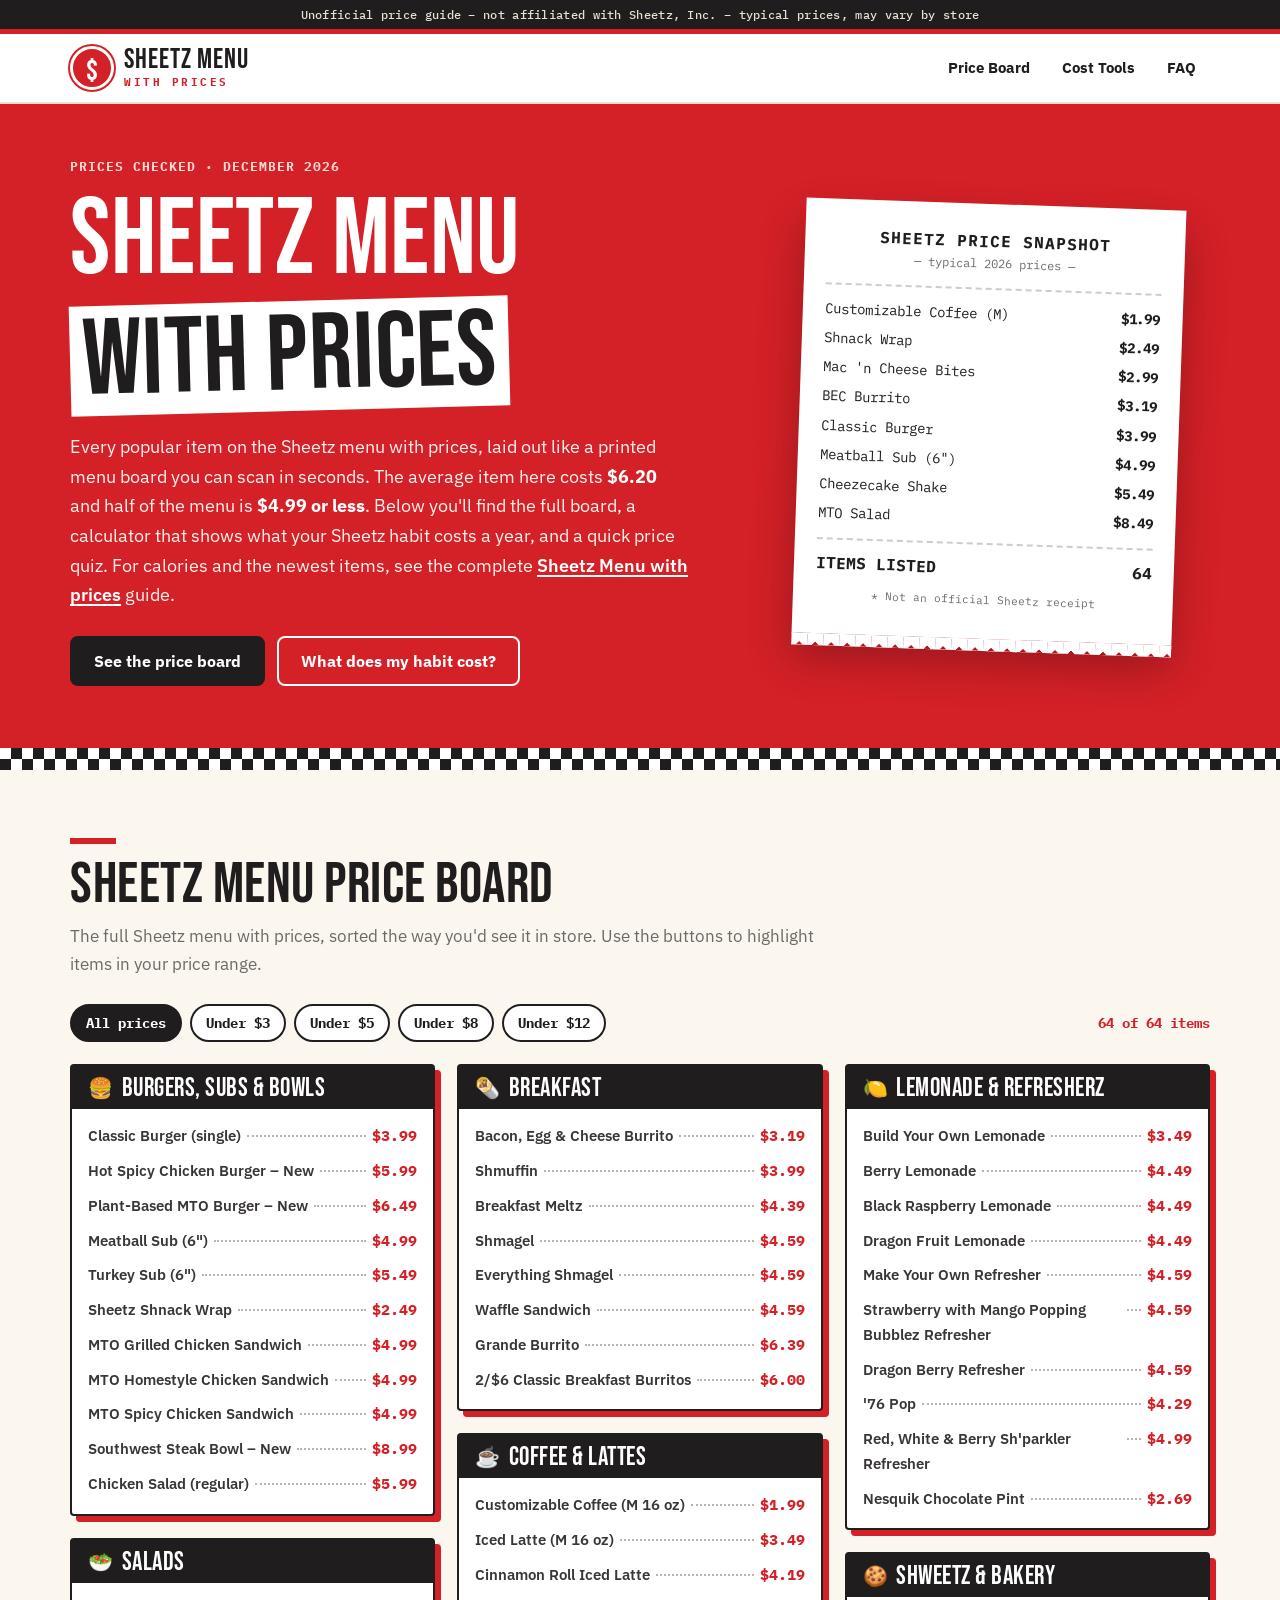
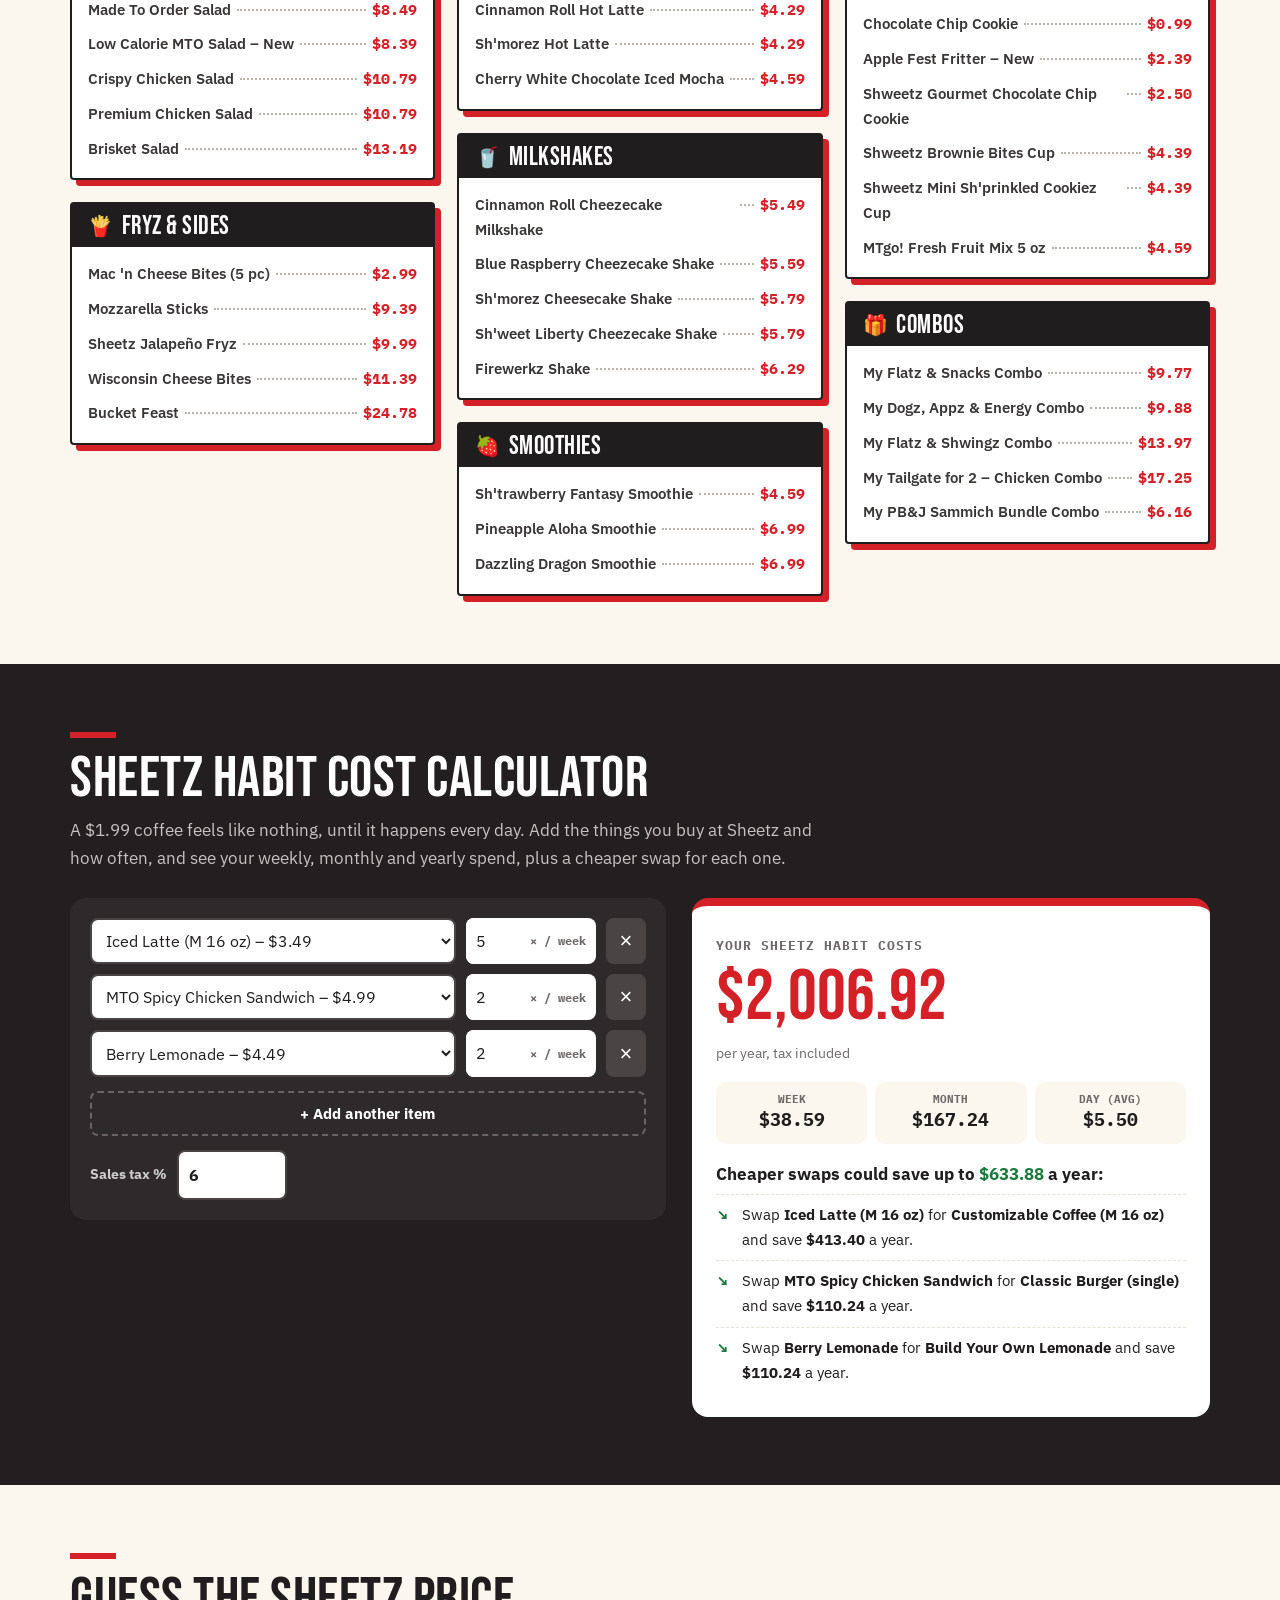
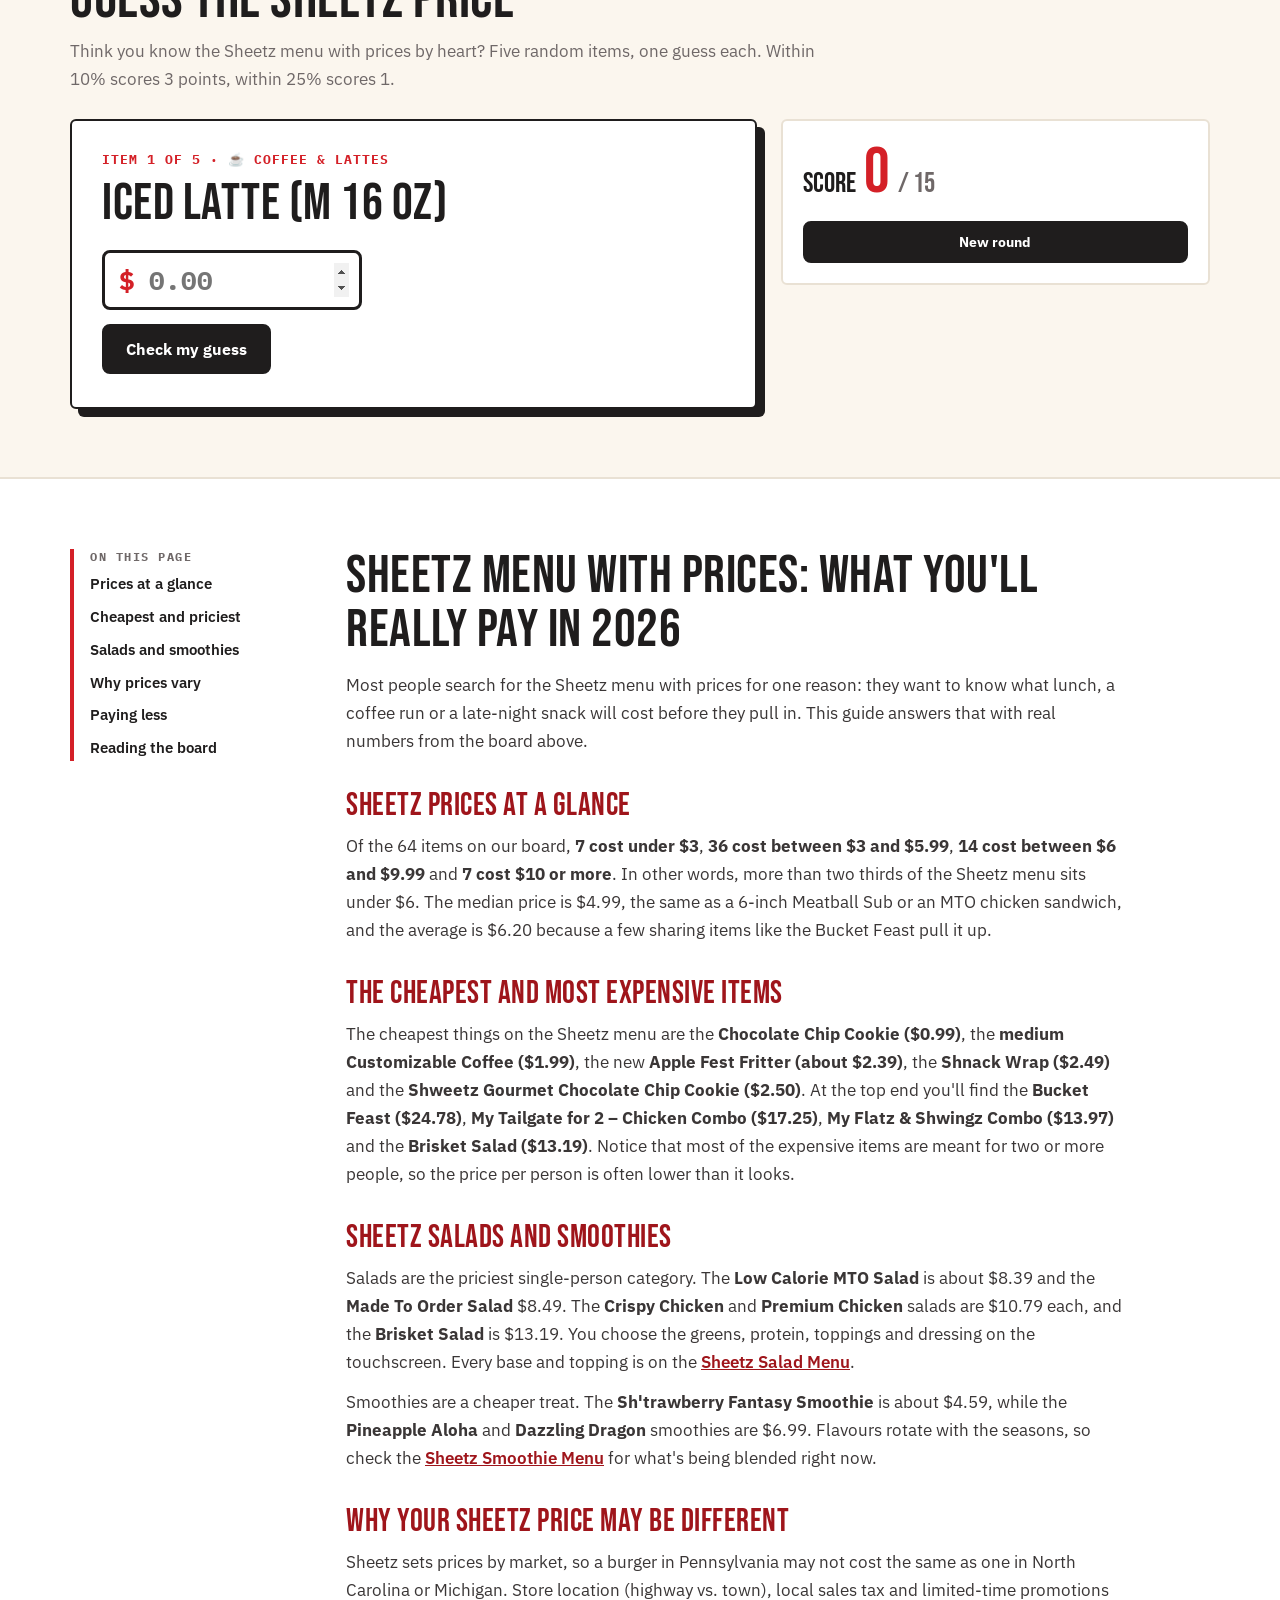
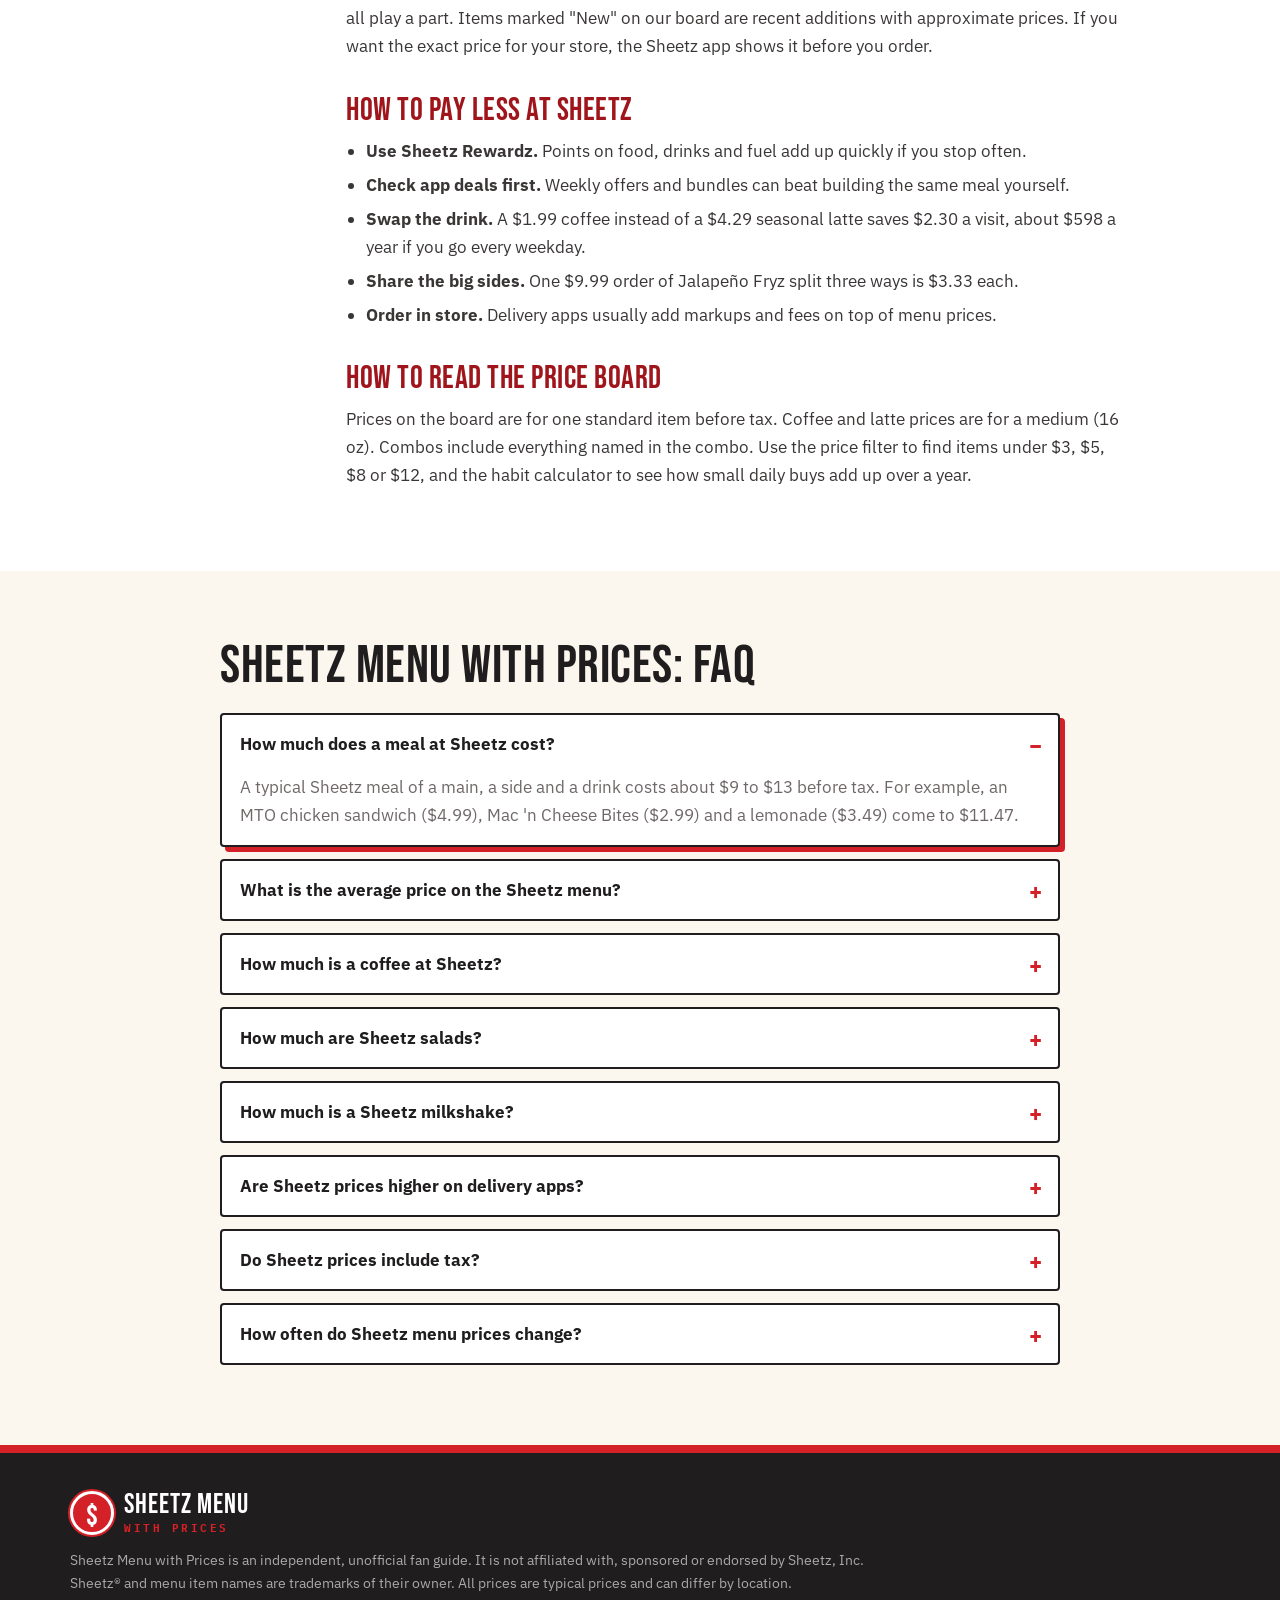
<file: index.html>
<!DOCTYPE html>
<html lang="en">
<head>
<meta charset="UTF-8">
<meta name="viewport" content="width=device-width, initial-scale=1">
<title>Sheetz Menu with Prices (November 2026) – Price Board, Habit Calculator &amp; Price Quiz</title>
<meta name="description" content="Sheetz menu with prices for 2026 on one printable price board: burgers, subs, salads, Fryz, breakfast, coffee, shakes, smoothies, lemonades and combos. See what your Sheetz habit costs a year and test yourself with the price quiz.">
<meta name="robots" content="index, follow">
<meta property="og:title" content="Sheetz Menu with Prices 2026 – Full Price Board">
<meta property="og:description" content="All 64 popular Sheetz menu items with typical prices, a yearly habit cost calculator and a guess-the-price quiz.">
<meta property="og:type" content="website">
<link rel="preconnect" href="https://fonts.googleapis.com">
<link rel="preconnect" href="https://fonts.gstatic.com" crossorigin>
<link href="https://fonts.googleapis.com/css2?family=Bebas+Neue&family=IBM+Plex+Sans:wght@400;500;600;700&family=IBM+Plex+Mono:wght@500;700&display=swap" rel="stylesheet">
<link rel="stylesheet" href="style.css">
<script type="application/ld+json">
{
 "@context": "https://schema.org",
 "@type": "FAQPage",
 "mainEntity": [
  {
   "@type": "Question",
   "name": "How much does a meal at Sheetz cost?",
   "acceptedAnswer": {
    "@type": "Answer",
    "text": "A typical Sheetz meal of a main, a side and a drink costs about $9 to $13 before tax. For example, an MTO chicken sandwich ($4.99), Mac 'n Cheese Bites ($2.99) and a lemonade ($3.49) come to $11.47."
   }
  },
  {
   "@type": "Question",
   "name": "What is the average price on the Sheetz menu?",
   "acceptedAnswer": {
    "@type": "Answer",
    "text": "Across the 64 popular items on this page, the average price is about $6.20 and the median is $4.99. More than two thirds of the menu costs under $6."
   }
  },
  {
   "@type": "Question",
   "name": "How much is a coffee at Sheetz?",
   "acceptedAnswer": {
    "@type": "Answer",
    "text": "A medium (16 oz) customizable coffee at Sheetz is about $1.99. An Iced Latte is about $3.49, and seasonal lattes cost around $4.19 to $4.29."
   }
  },
  {
   "@type": "Question",
   "name": "How much are Sheetz salads?",
   "acceptedAnswer": {
    "@type": "Answer",
    "text": "Sheetz salads cost about $8.39 for the Low Calorie MTO Salad, $8.49 for the Made To Order Salad, $10.79 for the Crispy or Premium Chicken Salad and $13.19 for the Brisket Salad."
   }
  },
  {
   "@type": "Question",
   "name": "How much is a Sheetz milkshake?",
   "acceptedAnswer": {
    "@type": "Answer",
    "text": "Sheetz cheezecake milkshakes cost about $5.49 to $5.79, and the Firewerkz Shake is about $6.29 at typical prices."
   }
  },
  {
   "@type": "Question",
   "name": "Are Sheetz prices higher on delivery apps?",
   "acceptedAnswer": {
    "@type": "Answer",
    "text": "Usually, yes. Delivery apps often add a markup plus service and delivery fees, so ordering in store or in the Sheetz app for pickup is normally cheaper."
   }
  },
  {
   "@type": "Question",
   "name": "Do Sheetz prices include tax?",
   "acceptedAnswer": {
    "@type": "Answer",
    "text": "No. Menu prices are shown before sales tax. The tax rate depends on your state and local area, which is why the calculators on this page let you set your own rate."
   }
  },
  {
   "@type": "Question",
   "name": "How often do Sheetz menu prices change?",
   "acceptedAnswer": {
    "@type": "Answer",
    "text": "Sheetz can change prices at any time, and limited-time items come and go with the seasons. This page lists typical prices last checked in November 2026; the Sheetz app shows the current price at your store."
   }
  }
 ]
}
</script>
</head>
<body>

<div class="notice">Unofficial price guide – not affiliated with Sheetz, Inc. – typical prices, may vary by store</div>

<header class="top">
  <div class="wrap top-in">
    <a href="#" class="brand">
      <span class="b-mark" aria-hidden="true">$</span>
      <span class="b-txt"><b>Sheetz Menu</b><small>with Prices</small></span>
    </a>
    <button class="hamb" aria-label="Open menu" aria-expanded="false"><span></span><span></span><span></span></button>
    <nav class="nav" aria-label="Main">
      <a href="#board">Price Board</a>
      <a href="#habit">Cost Tools</a>
      <a href="#faq">FAQ</a>
    </nav>
  </div>
</header>

<main>
<section class="hero">
  <div class="wrap hero-in">
    <div class="h-copy">
      <p class="h-date">Prices checked · <span class="cm">November 2026</span></p>
      <h1>Sheetz Menu <span>with Prices</span></h1>
      <p class="lead">Every popular item on the Sheetz menu with prices, laid out like a printed menu board you can scan in seconds. The average item here costs <b>$6.20</b> and half of the menu is <b>$4.99 or less</b>. Below you'll find the full board, a calculator that shows what your Sheetz habit costs a year, and a quick price quiz. For calories and the newest items, see the complete <a href="https://sheetzmenuusa.com/">Sheetz Menu with prices</a> guide.</p>
      <div class="h-btns"><a href="#board" class="btn">See the price board</a><a href="#habit" class="btn ghost">What does my habit cost?</a></div>
    </div>
    <div class="receipt" aria-label="Sheetz price snapshot">
      <p class="rc-h">SHEETZ PRICE SNAPSHOT</p>
      <p class="rc-s">— typical 2026 prices —</p>
      <ul>
        <li><span>Customizable Coffee (M)</span><b>$1.99</b></li>
        <li><span>Shnack Wrap</span><b>$2.49</b></li>
        <li><span>Mac 'n Cheese Bites</span><b>$2.99</b></li>
        <li><span>BEC Burrito</span><b>$3.19</b></li>
        <li><span>Classic Burger</span><b>$3.99</b></li>
        <li><span>Meatball Sub (6")</span><b>$4.99</b></li>
        <li><span>Cheezecake Shake</span><b>$5.49</b></li>
        <li><span>MTO Salad</span><b>$8.49</b></li>
      </ul>
      <p class="rc-t"><span>ITEMS LISTED</span><b>64</b></p>
      <p class="rc-f">* Not an official Sheetz receipt</p>
    </div>
  </div>
</section>

<section class="sec" id="board">
  <div class="wrap">
    <div class="sec-h">
      <h2>Sheetz menu price board</h2>
      <p>The full Sheetz menu with prices, sorted the way you'd see it in store. Use the buttons to highlight items in your price range.</p>
    </div>
    <div class="filters" role="group" aria-label="Filter by price">
      <button type="button" class="on" data-max="999">All prices</button>
      <button type="button" data-max="3">Under $3</button>
      <button type="button" data-max="5">Under $5</button>
      <button type="button" data-max="8">Under $8</button>
      <button type="button" data-max="12">Under $12</button>
      <span class="f-count" id="fCount"></span>
    </div>
    <div class="board">
      <div class="bd">
        <h3><span aria-hidden="true">🍔</span> Burgers, Subs &amp; Bowls</h3>
        <ul>
          <li data-p="3.99"><span>Classic Burger (single)</span><i></i><b>$3.99</b></li>
          <li data-p="5.99"><span>Hot Spicy Chicken Burger – New</span><i></i><b>$5.99</b></li>
          <li data-p="6.49"><span>Plant-Based MTO Burger – New</span><i></i><b>$6.49</b></li>
          <li data-p="4.99"><span>Meatball Sub (6&quot;)</span><i></i><b>$4.99</b></li>
          <li data-p="5.49"><span>Turkey Sub (6&quot;)</span><i></i><b>$5.49</b></li>
          <li data-p="2.49"><span>Sheetz Shnack Wrap</span><i></i><b>$2.49</b></li>
          <li data-p="4.99"><span>MTO Grilled Chicken Sandwich</span><i></i><b>$4.99</b></li>
          <li data-p="4.99"><span>MTO Homestyle Chicken Sandwich</span><i></i><b>$4.99</b></li>
          <li data-p="4.99"><span>MTO Spicy Chicken Sandwich</span><i></i><b>$4.99</b></li>
          <li data-p="8.99"><span>Southwest Steak Bowl – New</span><i></i><b>$8.99</b></li>
          <li data-p="5.99"><span>Chicken Salad (regular)</span><i></i><b>$5.99</b></li>
        </ul>
      </div>
      <div class="bd">
        <h3><span aria-hidden="true">🥗</span> Salads</h3>
        <ul>
          <li data-p="8.49"><span>Made To Order Salad</span><i></i><b>$8.49</b></li>
          <li data-p="8.39"><span>Low Calorie MTO Salad – New</span><i></i><b>$8.39</b></li>
          <li data-p="10.79"><span>Crispy Chicken Salad</span><i></i><b>$10.79</b></li>
          <li data-p="10.79"><span>Premium Chicken Salad</span><i></i><b>$10.79</b></li>
          <li data-p="13.19"><span>Brisket Salad</span><i></i><b>$13.19</b></li>
        </ul>
      </div>
      <div class="bd">
        <h3><span aria-hidden="true">🍟</span> Fryz &amp; Sides</h3>
        <ul>
          <li data-p="2.99"><span>Mac &#x27;n Cheese Bites (5 pc)</span><i></i><b>$2.99</b></li>
          <li data-p="9.39"><span>Mozzarella Sticks</span><i></i><b>$9.39</b></li>
          <li data-p="9.99"><span>Sheetz Jalapeño Fryz</span><i></i><b>$9.99</b></li>
          <li data-p="11.39"><span>Wisconsin Cheese Bites</span><i></i><b>$11.39</b></li>
          <li data-p="24.78"><span>Bucket Feast</span><i></i><b>$24.78</b></li>
        </ul>
      </div>
      <div class="bd">
        <h3><span aria-hidden="true">🌯</span> Breakfast</h3>
        <ul>
          <li data-p="3.19"><span>Bacon, Egg &amp; Cheese Burrito</span><i></i><b>$3.19</b></li>
          <li data-p="3.99"><span>Shmuffin</span><i></i><b>$3.99</b></li>
          <li data-p="4.39"><span>Breakfast Meltz</span><i></i><b>$4.39</b></li>
          <li data-p="4.59"><span>Shmagel</span><i></i><b>$4.59</b></li>
          <li data-p="4.59"><span>Everything Shmagel</span><i></i><b>$4.59</b></li>
          <li data-p="4.59"><span>Waffle Sandwich</span><i></i><b>$4.59</b></li>
          <li data-p="6.39"><span>Grande Burrito</span><i></i><b>$6.39</b></li>
          <li data-p="6.00"><span>2/$6 Classic Breakfast Burritos</span><i></i><b>$6.00</b></li>
        </ul>
      </div>
      <div class="bd">
        <h3><span aria-hidden="true">☕</span> Coffee &amp; Lattes</h3>
        <ul>
          <li data-p="1.99"><span>Customizable Coffee (M 16 oz)</span><i></i><b>$1.99</b></li>
          <li data-p="3.49"><span>Iced Latte (M 16 oz)</span><i></i><b>$3.49</b></li>
          <li data-p="4.19"><span>Cinnamon Roll Iced Latte</span><i></i><b>$4.19</b></li>
          <li data-p="4.29"><span>Cinnamon Roll Hot Latte</span><i></i><b>$4.29</b></li>
          <li data-p="4.29"><span>Sh&#x27;morez Hot Latte</span><i></i><b>$4.29</b></li>
          <li data-p="4.59"><span>Cherry White Chocolate Iced Mocha</span><i></i><b>$4.59</b></li>
        </ul>
      </div>
      <div class="bd">
        <h3><span aria-hidden="true">🥤</span> Milkshakes</h3>
        <ul>
          <li data-p="5.49"><span>Cinnamon Roll Cheezecake Milkshake</span><i></i><b>$5.49</b></li>
          <li data-p="5.59"><span>Blue Raspberry Cheezecake Shake</span><i></i><b>$5.59</b></li>
          <li data-p="5.79"><span>Sh&#x27;morez Cheesecake Shake</span><i></i><b>$5.79</b></li>
          <li data-p="5.79"><span>Sh&#x27;weet Liberty Cheezecake Shake</span><i></i><b>$5.79</b></li>
          <li data-p="6.29"><span>Firewerkz Shake</span><i></i><b>$6.29</b></li>
        </ul>
      </div>
      <div class="bd">
        <h3><span aria-hidden="true">🍓</span> Smoothies</h3>
        <ul>
          <li data-p="4.59"><span>Sh&#x27;trawberry Fantasy Smoothie</span><i></i><b>$4.59</b></li>
          <li data-p="6.99"><span>Pineapple Aloha Smoothie</span><i></i><b>$6.99</b></li>
          <li data-p="6.99"><span>Dazzling Dragon Smoothie</span><i></i><b>$6.99</b></li>
        </ul>
      </div>
      <div class="bd">
        <h3><span aria-hidden="true">🍋</span> Lemonade &amp; Refresherz</h3>
        <ul>
          <li data-p="3.49"><span>Build Your Own Lemonade</span><i></i><b>$3.49</b></li>
          <li data-p="4.49"><span>Berry Lemonade</span><i></i><b>$4.49</b></li>
          <li data-p="4.49"><span>Black Raspberry Lemonade</span><i></i><b>$4.49</b></li>
          <li data-p="4.49"><span>Dragon Fruit Lemonade</span><i></i><b>$4.49</b></li>
          <li data-p="4.59"><span>Make Your Own Refresher</span><i></i><b>$4.59</b></li>
          <li data-p="4.59"><span>Strawberry with Mango Popping Bubblez Refresher</span><i></i><b>$4.59</b></li>
          <li data-p="4.59"><span>Dragon Berry Refresher</span><i></i><b>$4.59</b></li>
          <li data-p="4.29"><span>&#x27;76 Pop</span><i></i><b>$4.29</b></li>
          <li data-p="4.99"><span>Red, White &amp; Berry Sh&#x27;parkler Refresher</span><i></i><b>$4.99</b></li>
          <li data-p="2.69"><span>Nesquik Chocolate Pint</span><i></i><b>$2.69</b></li>
        </ul>
      </div>
      <div class="bd">
        <h3><span aria-hidden="true">🍪</span> Shweetz &amp; Bakery</h3>
        <ul>
          <li data-p="0.99"><span>Chocolate Chip Cookie</span><i></i><b>$0.99</b></li>
          <li data-p="2.39"><span>Apple Fest Fritter – New</span><i></i><b>$2.39</b></li>
          <li data-p="2.50"><span>Shweetz Gourmet Chocolate Chip Cookie</span><i></i><b>$2.50</b></li>
          <li data-p="4.39"><span>Shweetz Brownie Bites Cup</span><i></i><b>$4.39</b></li>
          <li data-p="4.39"><span>Shweetz Mini Sh&#x27;prinkled Cookiez Cup</span><i></i><b>$4.39</b></li>
          <li data-p="4.59"><span>MTgo! Fresh Fruit Mix 5 oz</span><i></i><b>$4.59</b></li>
        </ul>
      </div>
      <div class="bd">
        <h3><span aria-hidden="true">🎁</span> Combos</h3>
        <ul>
          <li data-p="9.77"><span>My Flatz &amp; Snacks Combo</span><i></i><b>$9.77</b></li>
          <li data-p="9.88"><span>My Dogz, Appz &amp; Energy Combo</span><i></i><b>$9.88</b></li>
          <li data-p="13.97"><span>My Flatz &amp; Shwingz Combo</span><i></i><b>$13.97</b></li>
          <li data-p="17.25"><span>My Tailgate for 2 – Chicken Combo</span><i></i><b>$17.25</b></li>
          <li data-p="6.16"><span>My PB&amp;J Sammich Bundle Combo</span><i></i><b>$6.16</b></li>
        </ul>
      </div>
    </div>
  </div>
</section>

<section class="sec dark" id="habit">
  <div class="wrap">
    <div class="sec-h light">
      <h2>Sheetz habit cost calculator</h2>
      <p>A $1.99 coffee feels like nothing, until it happens every day. Add the things you buy at Sheetz and how often, and see your weekly, monthly and yearly spend, plus a cheaper swap for each one.</p>
    </div>
    <div class="habit">
      <div class="h-rows">
        <div id="hRows"></div>
        <button type="button" class="add" id="hAdd">+ Add another item</button>
        <label class="h-tax">Sales tax %<input type="number" id="hTax" value="6" min="0" max="15" step="0.25"></label>
      </div>
      <div class="h-out" id="hOut"></div>
    </div>
  </div>
</section>

<section class="sec" id="quiz">
  <div class="wrap">
    <div class="sec-h">
      <h2>Guess the Sheetz price</h2>
      <p>Think you know the Sheetz menu with prices by heart? Five random items, one guess each. Within 10% scores 3 points, within 25% scores 1.</p>
    </div>
    <div class="quiz">
      <div class="q-card" id="qCard"></div>
      <div class="q-side">
        <p class="q-score">Score <b id="qScore">0</b><span>/ 15</span></p>
        <ol class="q-log" id="qLog"></ol>
        <button type="button" class="btn small" id="qNew">New round</button>
      </div>
    </div>
  </div>
</section>

<section class="article">
  <div class="wrap a-in">
    <aside class="toc" aria-label="On this page">
      <p>On this page</p>
      <a href="#a1">Prices at a glance</a>
      <a href="#a2">Cheapest and priciest</a>
      <a href="#a3">Salads and smoothies</a>
      <a href="#a4">Why prices vary</a>
      <a href="#a5">Paying less</a>
      <a href="#a6">Reading the board</a>
    </aside>
    <div class="prose">
      <h2>Sheetz menu with prices: what you'll really pay in 2026</h2>
      <p>Most people search for the Sheetz menu with prices for one reason: they want to know what lunch, a coffee run or a late-night snack will cost before they pull in. This guide answers that with real numbers from the board above.</p>

      <h3 id="a1">Sheetz prices at a glance</h3>
      <p>Of the 64 items on our board, <b>7 cost under $3</b>, <b>36 cost between $3 and $5.99</b>, <b>14 cost between $6 and $9.99</b> and <b>7 cost $10 or more</b>. In other words, more than two thirds of the Sheetz menu sits under $6. The median price is $4.99, the same as a 6-inch Meatball Sub or an MTO chicken sandwich, and the average is $6.20 because a few sharing items like the Bucket Feast pull it up.</p>

      <h3 id="a2">The cheapest and most expensive items</h3>
      <p>The cheapest things on the Sheetz menu are the <b>Chocolate Chip Cookie ($0.99)</b>, the <b>medium Customizable Coffee ($1.99)</b>, the new <b>Apple Fest Fritter (about $2.39)</b>, the <b>Shnack Wrap ($2.49)</b> and the <b>Shweetz Gourmet Chocolate Chip Cookie ($2.50)</b>. At the top end you'll find the <b>Bucket Feast ($24.78)</b>, <b>My Tailgate for 2 – Chicken Combo ($17.25)</b>, <b>My Flatz &amp; Shwingz Combo ($13.97)</b> and the <b>Brisket Salad ($13.19)</b>. Notice that most of the expensive items are meant for two or more people, so the price per person is often lower than it looks.</p>

      <h3 id="a3">Sheetz salads and smoothies</h3>
      <p>Salads are the priciest single-person category. The <b>Low Calorie MTO Salad</b> is about $8.39 and the <b>Made To Order Salad</b> $8.49. The <b>Crispy Chicken</b> and <b>Premium Chicken</b> salads are $10.79 each, and the <b>Brisket Salad</b> is $13.19. You choose the greens, protein, toppings and dressing on the touchscreen. Every base and topping is on the <a href="https://sheetzmenuusa.com/sheetz-salad-menu/">Sheetz Salad Menu</a>.</p>
      <p>Smoothies are a cheaper treat. The <b>Sh'trawberry Fantasy Smoothie</b> is about $4.59, while the <b>Pineapple Aloha</b> and <b>Dazzling Dragon</b> smoothies are $6.99. Flavours rotate with the seasons, so check the <a href="https://sheetzmenuusa.com/sheetz-smoothie-menu/">Sheetz Smoothie Menu</a> for what's being blended right now.</p>

      <h3 id="a4">Why your Sheetz price may be different</h3>
      <p>Sheetz sets prices by market, so a burger in Pennsylvania may not cost the same as one in North Carolina or Michigan. Store location (highway vs. town), local sales tax and limited-time promotions all play a part. Items marked "New" on our board are recent additions with approximate prices. If you want the exact price for your store, the Sheetz app shows it before you order.</p>

      <h3 id="a5">How to pay less at Sheetz</h3>
      <ul>
        <li><b>Use Sheetz Rewardz.</b> Points on food, drinks and fuel add up quickly if you stop often.</li>
        <li><b>Check app deals first.</b> Weekly offers and bundles can beat building the same meal yourself.</li>
        <li><b>Swap the drink.</b> A $1.99 coffee instead of a $4.29 seasonal latte saves $2.30 a visit, about $598 a year if you go every weekday.</li>
        <li><b>Share the big sides.</b> One $9.99 order of Jalapeño Fryz split three ways is $3.33 each.</li>
        <li><b>Order in store.</b> Delivery apps usually add markups and fees on top of menu prices.</li>
      </ul>

      <h3 id="a6">How to read the price board</h3>
      <p>Prices on the board are for one standard item before tax. Coffee and latte prices are for a medium (16 oz). Combos include everything named in the combo. Use the price filter to find items under $3, $5, $8 or $12, and the habit calculator to see how small daily buys add up over a year.</p>
    </div>
  </div>
</section>

<section class="faq" id="faq">
  <div class="wrap faq-in">
    <h2>Sheetz menu with prices: FAQ</h2>
    <details open><summary>How much does a meal at Sheetz cost?</summary><p>A typical Sheetz meal of a main, a side and a drink costs about $9 to $13 before tax. For example, an MTO chicken sandwich ($4.99), Mac &#x27;n Cheese Bites ($2.99) and a lemonade ($3.49) come to $11.47.</p></details>
    <details><summary>What is the average price on the Sheetz menu?</summary><p>Across the 64 popular items on this page, the average price is about $6.20 and the median is $4.99. More than two thirds of the menu costs under $6.</p></details>
    <details><summary>How much is a coffee at Sheetz?</summary><p>A medium (16 oz) customizable coffee at Sheetz is about $1.99. An Iced Latte is about $3.49, and seasonal lattes cost around $4.19 to $4.29.</p></details>
    <details><summary>How much are Sheetz salads?</summary><p>Sheetz salads cost about $8.39 for the Low Calorie MTO Salad, $8.49 for the Made To Order Salad, $10.79 for the Crispy or Premium Chicken Salad and $13.19 for the Brisket Salad.</p></details>
    <details><summary>How much is a Sheetz milkshake?</summary><p>Sheetz cheezecake milkshakes cost about $5.49 to $5.79, and the Firewerkz Shake is about $6.29 at typical prices.</p></details>
    <details><summary>Are Sheetz prices higher on delivery apps?</summary><p>Usually, yes. Delivery apps often add a markup plus service and delivery fees, so ordering in store or in the Sheetz app for pickup is normally cheaper.</p></details>
    <details><summary>Do Sheetz prices include tax?</summary><p>No. Menu prices are shown before sales tax. The tax rate depends on your state and local area, which is why the calculators on this page let you set your own rate.</p></details>
    <details><summary>How often do Sheetz menu prices change?</summary><p>Sheetz can change prices at any time, and limited-time items come and go with the seasons. This page lists typical prices last checked in November 2026; the Sheetz app shows the current price at your store.</p></details>
  </div>
</section>
</main>

<footer class="foot">
  <div class="wrap">
    <a href="#" class="brand"><span class="b-mark" aria-hidden="true">$</span><span class="b-txt"><b>Sheetz Menu</b><small>with Prices</small></span></a>
    <p>Sheetz Menu with Prices is an independent, unofficial fan guide. It is not affiliated with, sponsored or endorsed by Sheetz, Inc. Sheetz® and menu item names are trademarks of their owner. All prices are typical prices and can differ by location.</p>
  </div>
</footer>

<div class="toast" id="toast" role="status" hidden></div>

<script>
(function(){
  var MENU=[{"i": 0, "c": "food", "n": "Classic Burger (single)", "p": 3.99}, {"i": 1, "c": "food", "n": "Hot Spicy Chicken Burger – New", "p": 5.99}, {"i": 2, "c": "food", "n": "Plant-Based MTO Burger – New", "p": 6.49}, {"i": 3, "c": "food", "n": "Meatball Sub (6\")", "p": 4.99}, {"i": 4, "c": "food", "n": "Turkey Sub (6\")", "p": 5.49}, {"i": 5, "c": "food", "n": "Sheetz Shnack Wrap", "p": 2.49}, {"i": 6, "c": "food", "n": "MTO Grilled Chicken Sandwich", "p": 4.99}, {"i": 7, "c": "food", "n": "MTO Homestyle Chicken Sandwich", "p": 4.99}, {"i": 8, "c": "food", "n": "MTO Spicy Chicken Sandwich", "p": 4.99}, {"i": 9, "c": "food", "n": "Southwest Steak Bowl – New", "p": 8.99}, {"i": 10, "c": "food", "n": "Chicken Salad (regular)", "p": 5.99}, {"i": 11, "c": "salads", "n": "Made To Order Salad", "p": 8.49}, {"i": 12, "c": "salads", "n": "Low Calorie MTO Salad – New", "p": 8.39}, {"i": 13, "c": "salads", "n": "Crispy Chicken Salad", "p": 10.79}, {"i": 14, "c": "salads", "n": "Premium Chicken Salad", "p": 10.79}, {"i": 15, "c": "salads", "n": "Brisket Salad", "p": 13.19}, {"i": 16, "c": "sides", "n": "Mac 'n Cheese Bites (5 pc)", "p": 2.99}, {"i": 17, "c": "sides", "n": "Mozzarella Sticks", "p": 9.39}, {"i": 18, "c": "sides", "n": "Sheetz Jalapeño Fryz", "p": 9.99}, {"i": 19, "c": "sides", "n": "Wisconsin Cheese Bites", "p": 11.39}, {"i": 20, "c": "sides", "n": "Bucket Feast", "p": 24.78}, {"i": 21, "c": "breakfast", "n": "Bacon, Egg & Cheese Burrito", "p": 3.19}, {"i": 22, "c": "breakfast", "n": "Shmuffin", "p": 3.99}, {"i": 23, "c": "breakfast", "n": "Breakfast Meltz", "p": 4.39}, {"i": 24, "c": "breakfast", "n": "Shmagel", "p": 4.59}, {"i": 25, "c": "breakfast", "n": "Everything Shmagel", "p": 4.59}, {"i": 26, "c": "breakfast", "n": "Waffle Sandwich", "p": 4.59}, {"i": 27, "c": "breakfast", "n": "Grande Burrito", "p": 6.39}, {"i": 28, "c": "breakfast", "n": "2/$6 Classic Breakfast Burritos", "p": 6.0}, {"i": 29, "c": "coffee", "n": "Customizable Coffee (M 16 oz)", "p": 1.99}, {"i": 30, "c": "coffee", "n": "Iced Latte (M 16 oz)", "p": 3.49}, {"i": 31, "c": "coffee", "n": "Cinnamon Roll Iced Latte", "p": 4.19}, {"i": 32, "c": "coffee", "n": "Cinnamon Roll Hot Latte", "p": 4.29}, {"i": 33, "c": "coffee", "n": "Sh'morez Hot Latte", "p": 4.29}, {"i": 34, "c": "coffee", "n": "Cherry White Chocolate Iced Mocha", "p": 4.59}, {"i": 35, "c": "shakes", "n": "Cinnamon Roll Cheezecake Milkshake", "p": 5.49}, {"i": 36, "c": "shakes", "n": "Blue Raspberry Cheezecake Shake", "p": 5.59}, {"i": 37, "c": "shakes", "n": "Sh'morez Cheesecake Shake", "p": 5.79}, {"i": 38, "c": "shakes", "n": "Sh'weet Liberty Cheezecake Shake", "p": 5.79}, {"i": 39, "c": "shakes", "n": "Firewerkz Shake", "p": 6.29}, {"i": 40, "c": "smoothies", "n": "Sh'trawberry Fantasy Smoothie", "p": 4.59}, {"i": 41, "c": "smoothies", "n": "Pineapple Aloha Smoothie", "p": 6.99}, {"i": 42, "c": "smoothies", "n": "Dazzling Dragon Smoothie", "p": 6.99}, {"i": 43, "c": "cold", "n": "Build Your Own Lemonade", "p": 3.49}, {"i": 44, "c": "cold", "n": "Berry Lemonade", "p": 4.49}, {"i": 45, "c": "cold", "n": "Black Raspberry Lemonade", "p": 4.49}, {"i": 46, "c": "cold", "n": "Dragon Fruit Lemonade", "p": 4.49}, {"i": 47, "c": "cold", "n": "Make Your Own Refresher", "p": 4.59}, {"i": 48, "c": "cold", "n": "Strawberry with Mango Popping Bubblez Refresher", "p": 4.59}, {"i": 49, "c": "cold", "n": "Dragon Berry Refresher", "p": 4.59}, {"i": 50, "c": "cold", "n": "'76 Pop", "p": 4.29}, {"i": 51, "c": "cold", "n": "Red, White & Berry Sh'parkler Refresher", "p": 4.99}, {"i": 52, "c": "cold", "n": "Nesquik Chocolate Pint", "p": 2.69}, {"i": 53, "c": "sweets", "n": "Chocolate Chip Cookie", "p": 0.99}, {"i": 54, "c": "sweets", "n": "Apple Fest Fritter – New", "p": 2.39}, {"i": 55, "c": "sweets", "n": "Shweetz Gourmet Chocolate Chip Cookie", "p": 2.5}, {"i": 56, "c": "sweets", "n": "Shweetz Brownie Bites Cup", "p": 4.39}, {"i": 57, "c": "sweets", "n": "Shweetz Mini Sh'prinkled Cookiez Cup", "p": 4.39}, {"i": 58, "c": "sweets", "n": "MTgo! Fresh Fruit Mix 5 oz", "p": 4.59}, {"i": 59, "c": "combos", "n": "My Flatz & Snacks Combo", "p": 9.77}, {"i": 60, "c": "combos", "n": "My Dogz, Appz & Energy Combo", "p": 9.88}, {"i": 61, "c": "combos", "n": "My Flatz & Shwingz Combo", "p": 13.97}, {"i": 62, "c": "combos", "n": "My Tailgate for 2 – Chicken Combo", "p": 17.25}, {"i": 63, "c": "combos", "n": "My PB&J Sammich Bundle Combo", "p": 6.16}], CATS=[["food", "Burgers, Subs & Bowls", "🍔"], ["salads", "Salads", "🥗"], ["sides", "Fryz & Sides", "🍟"], ["breakfast", "Breakfast", "🌯"], ["coffee", "Coffee & Lattes", "☕"], ["shakes", "Milkshakes", "🥤"], ["smoothies", "Smoothies", "🍓"], ["cold", "Lemonade & Refresherz", "🍋"], ["sweets", "Shweetz & Bakery", "🍪"], ["combos", "Combos", "🎁"]];
  var $=function(id){return document.getElementById(id);};
  function money(n){ return '$'+n.toLocaleString('en-US',{minimumFractionDigits:2,maximumFractionDigits:2}); }
  function esc(s){ return String(s).replace(/[&<>"]/g,function(c){return {'&':'&amp;','<':'&lt;','>':'&gt;','"':'&quot;'}[c];}); }
  function byI(i){ for(var k=0;k<MENU.length;k++) if(MENU[k].i===+i) return MENU[k]; }
  var CN={}; CATS.forEach(function(c){ CN[c[0]]=c; });
  try{ var lab=new Date().toLocaleDateString('en-US',{month:'long',year:'numeric'});
    document.querySelectorAll('.cm').forEach(function(e){ e.textContent=lab; });
    document.title=document.title.replace(/\([A-Za-z]+ \d{4}\)/,'('+lab+')'); }catch(e){}
  var tt; function toast(m){ var e=$('toast'); e.textContent=m; e.hidden=false; clearTimeout(tt); tt=setTimeout(function(){e.hidden=true;},1800); }

  /* ---------- price filter ---------- */
  function filt(max){
    var n=0;
    document.querySelectorAll('.bd li').forEach(function(li){ var on=parseFloat(li.dataset.p)<max; li.classList.toggle('dim',!on); if(on) n++; });
    $('fCount').textContent=n+' of '+MENU.length+' items';
  }
  document.querySelectorAll('.filters button').forEach(function(b){ b.addEventListener('click',function(){ document.querySelectorAll('.filters button').forEach(function(x){x.classList.toggle('on',x===b);}); filt(parseFloat(b.dataset.max)); }); });

  /* ---------- habit calculator ---------- */
  var HAB=MENU.filter(function(m){ return m.c!=='combos'; });
  var rows=[];
  function opts(sel){ return CATS.filter(function(c){return c[0]!=='combos';}).map(function(c){ return '<optgroup label="'+c[1]+'">'+HAB.filter(function(m){return m.c===c[0];}).map(function(m){ return '<option value="'+m.i+'"'+(m.i===sel?' selected':'')+'>'+esc(m.n)+' – '+money(m.p)+'</option>'; }).join('')+'</optgroup>'; }).join(''); }
  function find(n){ for(var k=0;k<MENU.length;k++) if(MENU[k].n===n) return MENU[k]; }
  function addRow(i,f){ rows.push({i:i,f:f}); draw(); }
  function draw(){
    $('hRows').innerHTML=rows.map(function(r,x){ return '<div class="hr"><select data-x="'+x+'" aria-label="Item">'+opts(r.i)+'</select><label class="fq"><input type="number" min="0" max="50" value="'+r.f+'" data-x="'+x+'" aria-label="Times per week"><span>× / week</span></label><button type="button" class="rm" data-x="'+x+'" aria-label="Remove item">×</button></div>'; }).join('')||'<p class="h-empty">Add an item to start.</p>';
    $('hRows').querySelectorAll('select').forEach(function(s){ s.addEventListener('change',function(){ rows[+s.dataset.x].i=+s.value; calc(); }); });
    $('hRows').querySelectorAll('input').forEach(function(s){ s.addEventListener('input',function(){ rows[+s.dataset.x].f=Math.max(0,parseFloat(s.value)||0); calc(); }); });
    $('hRows').querySelectorAll('.rm').forEach(function(b){ b.addEventListener('click',function(){ rows.splice(+b.dataset.x,1); draw(); }); });
    calc();
  }
  function calc(){
    var tax=1+Math.max(0,parseFloat($('hTax').value)||0)/100, wk=0, save=0, tips=[];
    rows.forEach(function(r){
      var m=byI(r.i), w=m.p*r.f*tax; wk+=w;
      var cheap=HAB.filter(function(x){return x.c===m.c&&x.p<m.p&&x.p>=m.p/2&&!/Nesquik|Bucket/.test(x.n);}).sort(function(a,b){return a.p-b.p;})[0];
      if(cheap&&r.f>0){ var s=(m.p-cheap.p)*r.f*tax*52; save+=s; tips.push('<li>Swap <b>'+esc(m.n)+'</b> for <b>'+esc(cheap.n)+'</b> and save <b>'+money(s)+'</b> a year.</li>'); }
    });
    var mo=wk*52/12, yr=wk*52;
    $('hOut').innerHTML='<div class="h-big"><span>Your Sheetz habit costs</span><b>'+money(yr)+'</b><em>per year, tax included</em></div><div class="h-trio"><p><span>Week</span><b>'+money(wk)+'</b></p><p><span>Month</span><b>'+money(mo)+'</b></p><p><span>Day (avg)</span><b>'+money(yr/365)+'</b></p></div>'+(tips.length?'<p class="h-sw">Cheaper swaps could save up to <b>'+money(save)+'</b> a year:</p><ul class="h-tips">'+tips.join('')+'</ul>':'<p class="h-sw">You are already on the cheapest option in each category. Nice.</p>');
  }
  $('hAdd').addEventListener('click',function(){ if(rows.length>=8){ toast('Up to 8 items'); return; } addRow(find("Mac 'n Cheese Bites (5 pc)").i,1); });
  $('hTax').addEventListener('input',calc);
  rows=[{i:find('Iced Latte (M 16 oz)').i,f:5},{i:find('MTO Spicy Chicken Sandwich').i,f:2},{i:find('Berry Lemonade').i,f:2}];

  /* ---------- quiz ---------- */
  var Q=[], qi=0, score=0;
  function round(){
    var pool=MENU.slice(); Q=[];
    for(var k=0;k<5;k++){ var j=Math.floor(Math.random()*pool.length); Q.push(pool.splice(j,1)[0]); }
    qi=0; score=0; $('qScore').textContent=0; $('qLog').innerHTML=''; ask();
  }
  function ask(){
    if(qi>=Q.length){ var msg=score>=12?'Sheetz price pro! 🏆':score>=7?'Not bad, regular customer!':'Time for a Sheetz run to study up.'; $('qCard').innerHTML='<p class="q-n">Round complete</p><h3>'+score+' / 15 points</h3><p class="q-m">'+msg+'</p><button type="button" class="btn" id="qAgain">Play again</button>'; $('qAgain').addEventListener('click',round); return; }
    var m=Q[qi];
    $('qCard').innerHTML='<p class="q-n">Item '+(qi+1)+' of 5 · '+CN[m.c][2]+' '+CN[m.c][1]+'</p><h3>'+esc(m.n)+'</h3><label class="q-in"><span>$</span><input type="number" id="qG" min="0" max="50" step="0.01" placeholder="0.00" aria-label="Your price guess" inputmode="decimal"></label><button type="button" class="btn" id="qGo">Check my guess</button><p class="q-r" id="qR"></p>';
    $('qG').focus({preventScroll:true});
    $('qG').addEventListener('keydown',function(e){ if(e.key==='Enter'){ e.preventDefault(); check(); } });
    $('qGo').addEventListener('click',check);
  }
  function check(){
    var g=parseFloat($('qG').value); if(!(g>=0)){ toast('Enter a price first'); return; }
    var m=Q[qi], off=Math.abs(g-m.p)/m.p, pts=off<=0.10?3:off<=0.25?1:0; score+=pts; $('qScore').textContent=score;
    $('qR').innerHTML=(pts===3?'🎯 Spot on!':pts===1?'👍 Close!':'❌ Not quite.')+' It\'s about <b>'+money(m.p)+'</b>. You said '+money(g)+'. +'+pts;
    $('qR').className='q-r p'+pts;
    var li=document.createElement('li'); li.innerHTML='<span>'+esc(m.n)+'</span><b>+'+pts+'</b>'; $('qLog').appendChild(li);
    $('qGo').textContent=qi<4?'Next item →':'See my score'; $('qG').disabled=true;
    var b=$('qGo').cloneNode(true); $('qGo').replaceWith(b); b.addEventListener('click',function(){ qi++; ask(); });
  }
  $('qNew').addEventListener('click',round);

  var hb=document.querySelector('.hamb'), nav=document.querySelector('.nav');
  hb.addEventListener('click',function(){ var o=nav.classList.toggle('open'); hb.setAttribute('aria-expanded',o); });
  nav.querySelectorAll('a').forEach(function(a){ a.addEventListener('click',function(){ nav.classList.remove('open'); hb.setAttribute('aria-expanded','false'); }); });

  filt(999); draw(); round();
})();
</script>
</body>
</html>
</file>
<file: style.css>
:root{--red:#d42027;--red2:#9f151b;--ink:#1f1d1d;--txt:#3a3636;--mut:#6f6868;--paper:#fbf6ee;--line:#e9e1d4;--dark:#231f20;--mono:'IBM Plex Mono',ui-monospace,Menlo,Consolas,monospace}
*{box-sizing:border-box;margin:0;padding:0}
html{scroll-behavior:smooth}
body{font-family:'IBM Plex Sans',system-ui,-apple-system,'Segoe UI',Roboto,Arial,sans-serif;color:var(--txt);background:var(--paper);line-height:1.65;font-size:17px;overflow-x:hidden}
a{color:var(--red2);font-weight:600}
h1,h2,h3{font-family:'Bebas Neue','Impact','Arial Narrow Bold',sans-serif;font-weight:400;color:var(--ink);line-height:1;letter-spacing:.5px}
.wrap{max-width:1180px;margin:0 auto;padding:0 20px}
.notice{background:var(--ink);color:#e9e1d4;font:500 12px var(--mono);text-align:center;padding:7px 14px;letter-spacing:.3px}

.top{position:sticky;top:0;z-index:30;background:#fff;border-top:5px solid var(--red);box-shadow:0 2px 0 var(--line)}
.top-in{display:flex;align-items:center;justify-content:space-between;height:68px;gap:14px}
.brand{display:flex;align-items:center;gap:10px;text-decoration:none;min-width:0}
.b-mark{flex:0 0 44px;height:44px;border-radius:50%;background:var(--red);color:#fff;font:400 30px/44px 'Bebas Neue',Impact,sans-serif;text-align:center;border:3px solid #fff;box-shadow:0 0 0 2px var(--red)}
.b-txt{display:flex;flex-direction:column;line-height:1}
.b-txt b{font:400 28px/0.95 'Bebas Neue',Impact,sans-serif;color:var(--ink);letter-spacing:1px;white-space:nowrap}
.b-txt small{font:700 11px var(--mono);color:var(--red);letter-spacing:2.5px;text-transform:uppercase;margin-top:2px;white-space:nowrap}
.foot .b-txt b{color:#fff}
.nav{display:flex;gap:4px}
.nav a{color:var(--ink);text-decoration:none;font-weight:700;font-size:15px;padding:9px 14px;border-radius:6px}
.nav a:hover{background:var(--paper);color:var(--red)}
.hamb{display:none;flex:0 0 42px;height:42px;border:0;background:var(--ink);border-radius:8px;cursor:pointer;flex-direction:column;justify-content:center;align-items:center;gap:4px}
.hamb span{display:block;width:18px;height:2px;background:#fff}

.hero{background:var(--red);color:#fff;position:relative;padding:56px 0 84px}
.hero:after{content:"";position:absolute;left:0;right:0;bottom:0;height:22px;background:conic-gradient(var(--ink) 25%,#fff 0 50%,var(--ink) 0 75%,#fff 0) 0 0/22px 22px}
.hero-in{display:grid;grid-template-columns:minmax(0,1.25fr) minmax(0,.85fr);gap:48px;align-items:center}
.h-date{font:700 13px var(--mono);letter-spacing:1px;text-transform:uppercase;color:#ffd9d5;margin-bottom:12px}
.hero h1{color:#fff;font-size:clamp(56px,8.4vw,108px)}
.hero h1 span{display:block;color:var(--ink);-webkit-text-stroke:0;background:#fff;padding:2px 12px 0;width:max-content;max-width:100%;transform:rotate(-1.5deg);margin-top:6px}
.lead{margin:22px 0 26px;font-size:18px;max-width:620px;color:#fff3f1}
.lead b{color:#fff}
.lead a{color:#fff;text-decoration:underline;text-decoration-thickness:2px;text-underline-offset:3px}
.h-btns{display:flex;flex-wrap:wrap;gap:12px}
.btn{display:inline-block;background:var(--ink);color:#fff;text-decoration:none;font:700 16px 'IBM Plex Sans',sans-serif;padding:13px 22px;border-radius:8px;border:2px solid var(--ink);cursor:pointer}
.btn:hover{background:#000}
.btn.ghost{background:transparent;border-color:#fff;color:#fff}
.btn.ghost:hover{background:#fff;color:var(--red)}
.btn.small{padding:10px 16px;font-size:14px;width:100%}
.receipt{background:#fff;color:var(--ink);font-family:var(--mono);padding:24px 22px 30px;transform:rotate(2deg);box-shadow:0 24px 44px rgba(0,0,0,.28);position:relative;max-width:380px;justify-self:center;width:100%}
.receipt:after{content:"";position:absolute;left:0;right:0;bottom:-12px;height:12px;background:linear-gradient(-45deg,transparent 8px,#fff 0) 0 0/16px 12px repeat-x,linear-gradient(45deg,transparent 8px,#fff 0) 0 0/16px 12px repeat-x}
.rc-h{text-align:center;font-weight:700;font-size:16px;letter-spacing:1px}
.rc-s{text-align:center;font-size:12px;color:var(--mut);margin-bottom:14px}
.receipt ul{list-style:none;border-top:2px dashed #ccc;border-bottom:2px dashed #ccc;padding:10px 0}
.receipt li{display:flex;justify-content:space-between;gap:10px;font-size:14px;padding:3px 0}
.receipt li span{min-width:0;overflow:hidden;text-overflow:ellipsis;white-space:nowrap}
.rc-t{display:flex;justify-content:space-between;font-weight:700;font-size:16px;margin-top:10px}
.rc-f{font-size:11px;color:var(--mut);margin-top:10px;text-align:center}

.sec{padding:68px 0}
.sec-h{max-width:760px;margin-bottom:26px}
.sec-h h2{font-size:clamp(40px,5.4vw,58px)}
.sec-h h2:before{content:"";display:block;width:46px;height:6px;background:var(--red);margin-bottom:12px}
.sec-h p{color:var(--mut);margin-top:8px}
.sec-h.light h2{color:#fff}.sec-h.light p{color:#c9c1c1}

.filters{display:flex;flex-wrap:wrap;gap:8px;align-items:center;margin-bottom:22px}
.filters button{border:2px solid var(--ink);background:#fff;color:var(--ink);font:700 14px var(--mono);padding:8px 14px;border-radius:999px;cursor:pointer}
.filters button.on{background:var(--ink);color:#fff}
.filters button:hover{border-color:var(--red)}
.f-count{margin-left:auto;font:700 14px var(--mono);color:var(--red)}
.board{columns:3 320px;column-gap:22px}
.bd{break-inside:avoid;background:#fff;border:2px solid var(--ink);border-radius:4px;margin-bottom:22px;box-shadow:6px 6px 0 var(--red)}
.bd h3{background:var(--ink);color:#fff;font-size:26px;padding:10px 16px 7px;display:flex;gap:8px;align-items:center}
.bd h3 span{font-size:20px}
.bd ul{list-style:none;padding:10px 16px 12px}
.bd li{display:flex;align-items:baseline;gap:6px;padding:5px 0;font-size:15px;transition:opacity .2s}
.bd li span{font-weight:600;min-width:0;overflow-wrap:anywhere}
.bd li i{flex:1;border-bottom:2px dotted #bcb3a6;min-width:14px;transform:translateY(-4px)}
.bd li b{font:700 15px var(--mono);color:var(--red);white-space:nowrap}
.bd li.dim{opacity:.22}

.sec.dark{background:var(--dark);color:#ddd}
.habit{display:grid;grid-template-columns:minmax(0,1.15fr) minmax(0,1fr);gap:26px;align-items:start}
.h-rows{background:#2e2a2b;border-radius:16px;padding:20px}
.hr{display:grid;grid-template-columns:minmax(0,1fr) 130px 40px;gap:10px;margin-bottom:10px}
.hr select,.hr input,.h-tax input{font:inherit;font-size:16px;border:2px solid #4a4445;background:#fff;color:var(--ink);border-radius:8px;padding:10px;width:100%;min-width:0}
.fq{display:flex;align-items:center;gap:6px;background:#fff;border-radius:8px;padding-right:8px}
.fq input{border:0;width:58px;padding:10px 6px 10px 10px}
.fq span{font:700 12px var(--mono);color:var(--mut);white-space:nowrap}
.rm{border:0;background:#4a4445;color:#fff;border-radius:8px;font-size:22px;cursor:pointer}
.rm:hover{background:var(--red)}
.add{border:2px dashed #6a6263;background:none;color:#fff;font:700 15px 'IBM Plex Sans',sans-serif;width:100%;padding:11px;border-radius:8px;cursor:pointer;margin-top:4px}
.add:hover{border-color:var(--red);color:#ffb7b2}
.h-tax{display:flex;align-items:center;gap:10px;margin-top:14px;font-weight:700;color:#ccc;font-size:14px}
.h-tax input{width:110px}
.h-empty{color:#aaa;padding:10px 0}
.h-out{background:#fff;color:var(--ink);border-radius:16px;padding:24px;border-top:8px solid var(--red)}
.h-big span{font:700 13px var(--mono);text-transform:uppercase;letter-spacing:1px;color:var(--mut)}
.h-big b{display:block;font:400 clamp(54px,7vw,72px)/1 'Bebas Neue',Impact,sans-serif;color:var(--red);margin:4px 0}
.h-big em{font-style:normal;color:var(--mut);font-size:14px}
.h-trio{display:grid;grid-template-columns:repeat(3,minmax(0,1fr));gap:8px;margin:16px 0}
.h-trio p{background:var(--paper);border-radius:10px;padding:10px;text-align:center}
.h-trio span{display:block;font:700 11px var(--mono);text-transform:uppercase;color:var(--mut)}
.h-trio b{font:700 18px var(--mono)}
.h-sw{font-weight:700;margin-bottom:6px}
.h-sw b{color:#1b7a3b}
.h-tips{list-style:none}
.h-tips li{font-size:15px;padding:8px 0 8px 26px;border-top:1px dashed var(--line);position:relative}
.h-tips li:before{content:"↘";position:absolute;left:0;color:#1b7a3b;font-weight:700}

.quiz{display:grid;grid-template-columns:minmax(0,1.6fr) minmax(0,1fr);gap:24px;align-items:start}
.q-card{background:#fff;border:2px solid var(--ink);border-radius:6px;box-shadow:8px 8px 0 var(--ink);padding:30px;min-height:290px}
.q-n{font:700 13px var(--mono);color:var(--red);text-transform:uppercase;letter-spacing:1px}
.q-card h3{font-size:clamp(36px,5vw,52px);margin:10px 0 20px}
.q-in{display:flex;align-items:center;border:3px solid var(--ink);border-radius:8px;max-width:260px;margin-bottom:14px;background:#fff}
.q-in span{font:700 26px var(--mono);padding:0 4px 0 14px;color:var(--red)}
.q-in input{border:0;font:700 26px var(--mono);padding:10px;width:100%;min-width:0;outline:none;background:transparent;color:var(--ink)}
.q-r{margin-top:16px;font-size:17px;padding:12px 14px;border-radius:8px;display:none}
.q-r.p3,.q-r.p1,.q-r.p0{display:block}
.q-r.p3{background:#e2f5e8}.q-r.p1{background:#fff3d6}.q-r.p0{background:#fde3e1}
.q-m{font-size:18px;margin-bottom:18px}
.q-side{background:#fff;border-radius:6px;padding:20px;border:2px solid var(--line)}
.q-score{font:400 28px 'Bebas Neue',Impact,sans-serif;color:var(--ink);display:flex;align-items:baseline;gap:8px}
.q-score b{font:400 64px/1 'Bebas Neue',Impact,sans-serif;color:var(--red);font-weight:400}
.q-score span{color:var(--mut)}
.q-log{list-style:none;margin:10px 0 16px;counter-reset:q}
.q-log li{display:flex;justify-content:space-between;gap:10px;padding:7px 0;border-bottom:1px dashed var(--line);font-size:15px}
.q-log li b{font-family:var(--mono);color:var(--red)}

.article{background:#fff;padding:70px 0;border-top:2px solid var(--line)}
.a-in{display:grid;grid-template-columns:230px minmax(0,1fr);gap:46px;align-items:start}
.toc{position:sticky;top:96px;border-left:4px solid var(--red);padding-left:16px;display:flex;flex-direction:column;gap:8px}
.toc p{font:700 12px var(--mono);text-transform:uppercase;letter-spacing:1.5px;color:var(--mut)}
.toc a{text-decoration:none;color:var(--ink);font-size:15px}
.toc a:hover{color:var(--red)}
.prose{max-width:780px}
.prose h2{font-size:clamp(38px,5vw,54px);margin-bottom:14px}
.prose h3{font-size:32px;margin:34px 0 10px;scroll-margin-top:90px;color:var(--red2)}
.prose p{margin-bottom:12px}
.prose ul{padding-left:20px}
.prose li{margin:6px 0}

.faq{padding:68px 0}
.faq-in{max-width:880px}
.faq h2{font-size:clamp(38px,5vw,54px);margin-bottom:20px}
.faq details{background:#fff;border:2px solid var(--ink);border-radius:4px;margin-bottom:12px}
.faq details[open]{box-shadow:5px 5px 0 var(--red)}
.faq summary{cursor:pointer;font-weight:700;color:var(--ink);padding:15px 50px 15px 18px;list-style:none;position:relative}
.faq summary::-webkit-details-marker{display:none}
.faq summary:after{content:"+";position:absolute;right:16px;top:50%;transform:translateY(-50%);font:700 22px var(--mono);color:var(--red)}
.faq details[open] summary:after{content:"−"}
.faq details p{padding:0 18px 16px;color:var(--mut)}

.foot{background:var(--ink);color:#aaa;padding:38px 0;border-top:8px solid var(--red)}
.foot .wrap{display:flex;flex-direction:column;gap:14px}
.foot p{font-size:14px;max-width:820px}

.toast{position:fixed;left:50%;bottom:22px;transform:translateX(-50%);background:var(--ink);color:#fff;padding:11px 20px;border-radius:8px;font-weight:700;z-index:50;box-shadow:0 10px 30px rgba(0,0,0,.25);max-width:calc(100% - 32px);text-align:center}
.toast[hidden]{display:none}

@media (max-width:960px){
  .hero-in,.habit,.quiz,.a-in{grid-template-columns:minmax(0,1fr)}
  .toc{position:static;flex-direction:row;flex-wrap:wrap;gap:6px 14px;border-left:0;border-top:4px solid var(--red);padding:12px 0 0}
  .toc p{width:100%}
  .receipt{transform:rotate(1deg)}
}
@media (max-width:760px){
  .hamb{display:flex}
  .nav{display:none;position:absolute;top:68px;left:0;right:0;background:#fff;flex-direction:column;padding:10px 16px 16px;border-bottom:4px solid var(--red);box-shadow:0 10px 20px rgba(0,0,0,.08)}
  .nav.open{display:flex}
  .nav a{padding:12px}
}
@media (max-width:520px){
  body{font-size:16px}
  .wrap{padding:0 16px}
  .hero{padding:40px 0 70px}
  .b-txt b{font-size:24px}
  .b-txt small{font-size:10px;letter-spacing:2px}
  .b-mark{flex-basis:40px;height:40px;line-height:40px;font-size:26px}
  .hr{grid-template-columns:minmax(0,1fr) 40px}
  .hr select{grid-column:1/-1}
  .h-rows,.h-out{padding:16px}
  .q-card{padding:22px 18px;box-shadow:5px 5px 0 var(--ink)}
  .f-count{margin-left:0;width:100%}
  .board{columns:1}
  .btn{width:100%;text-align:center}
}
</file>
